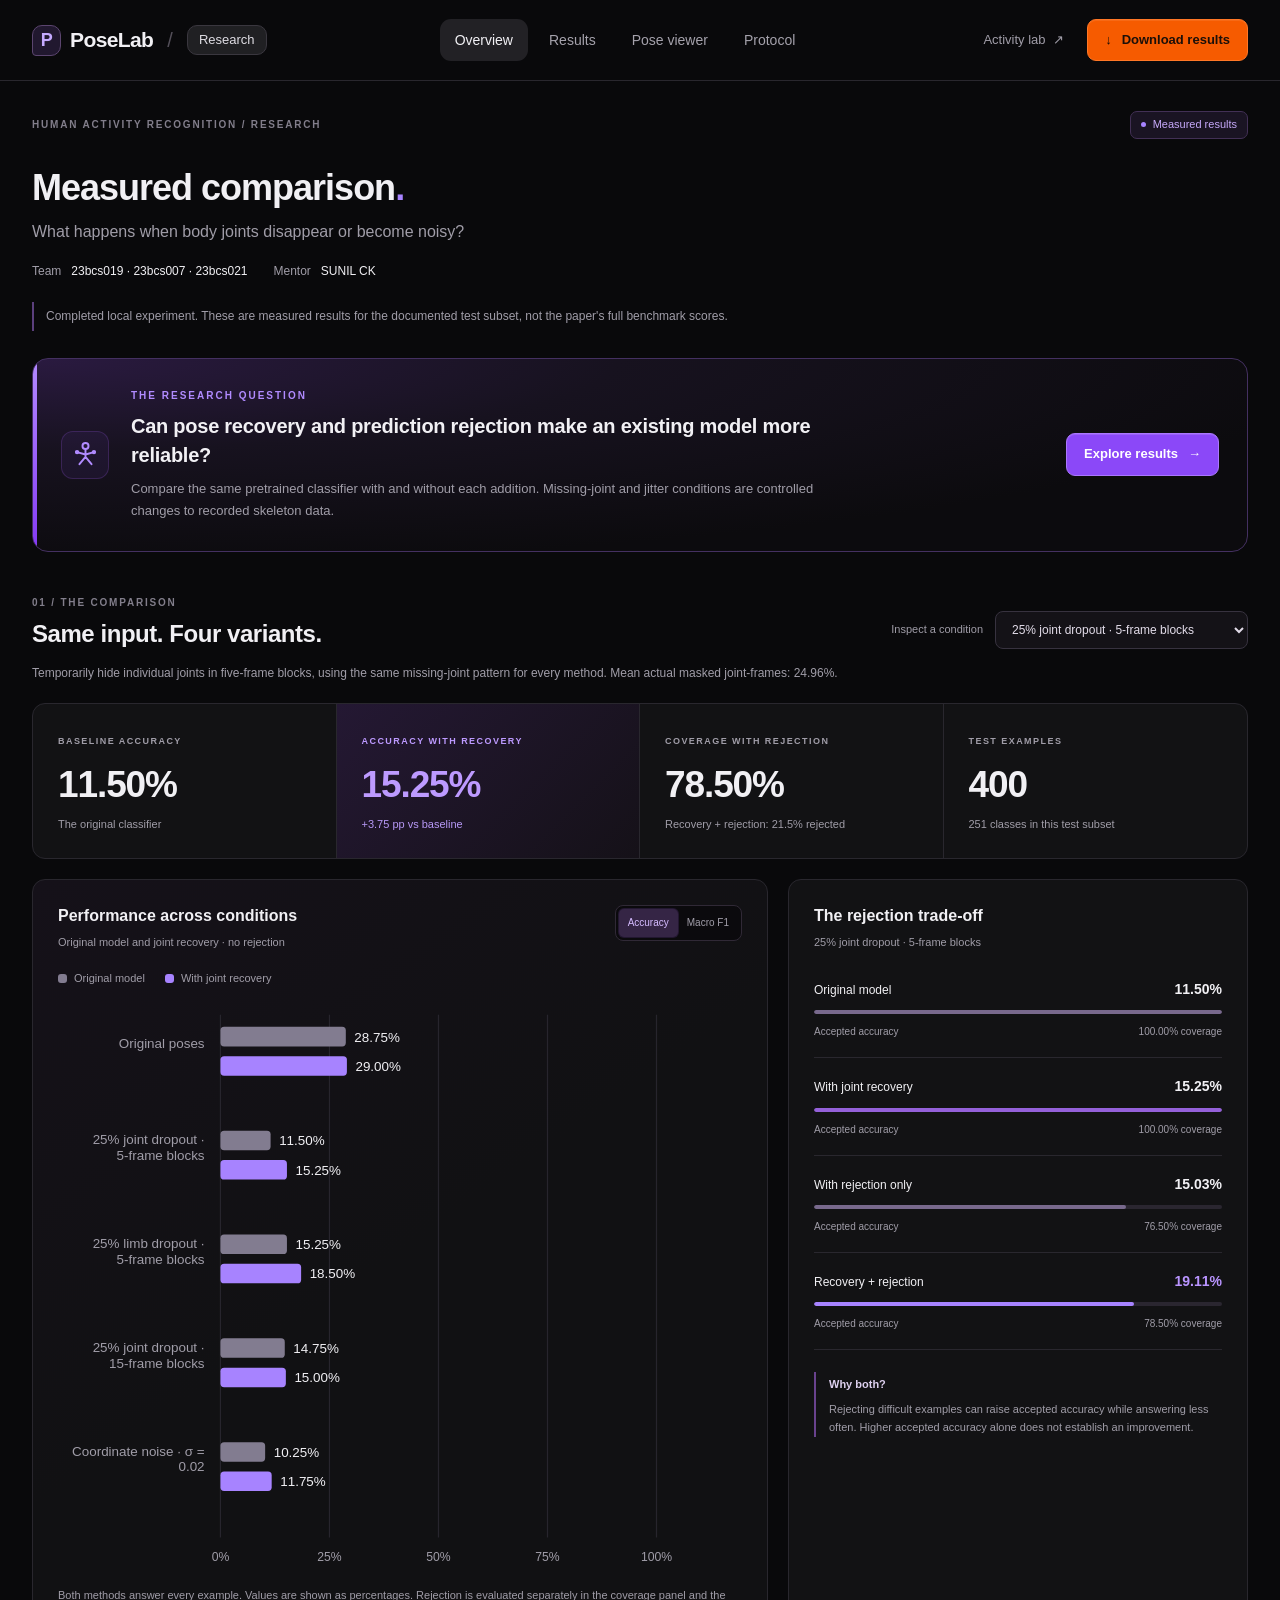
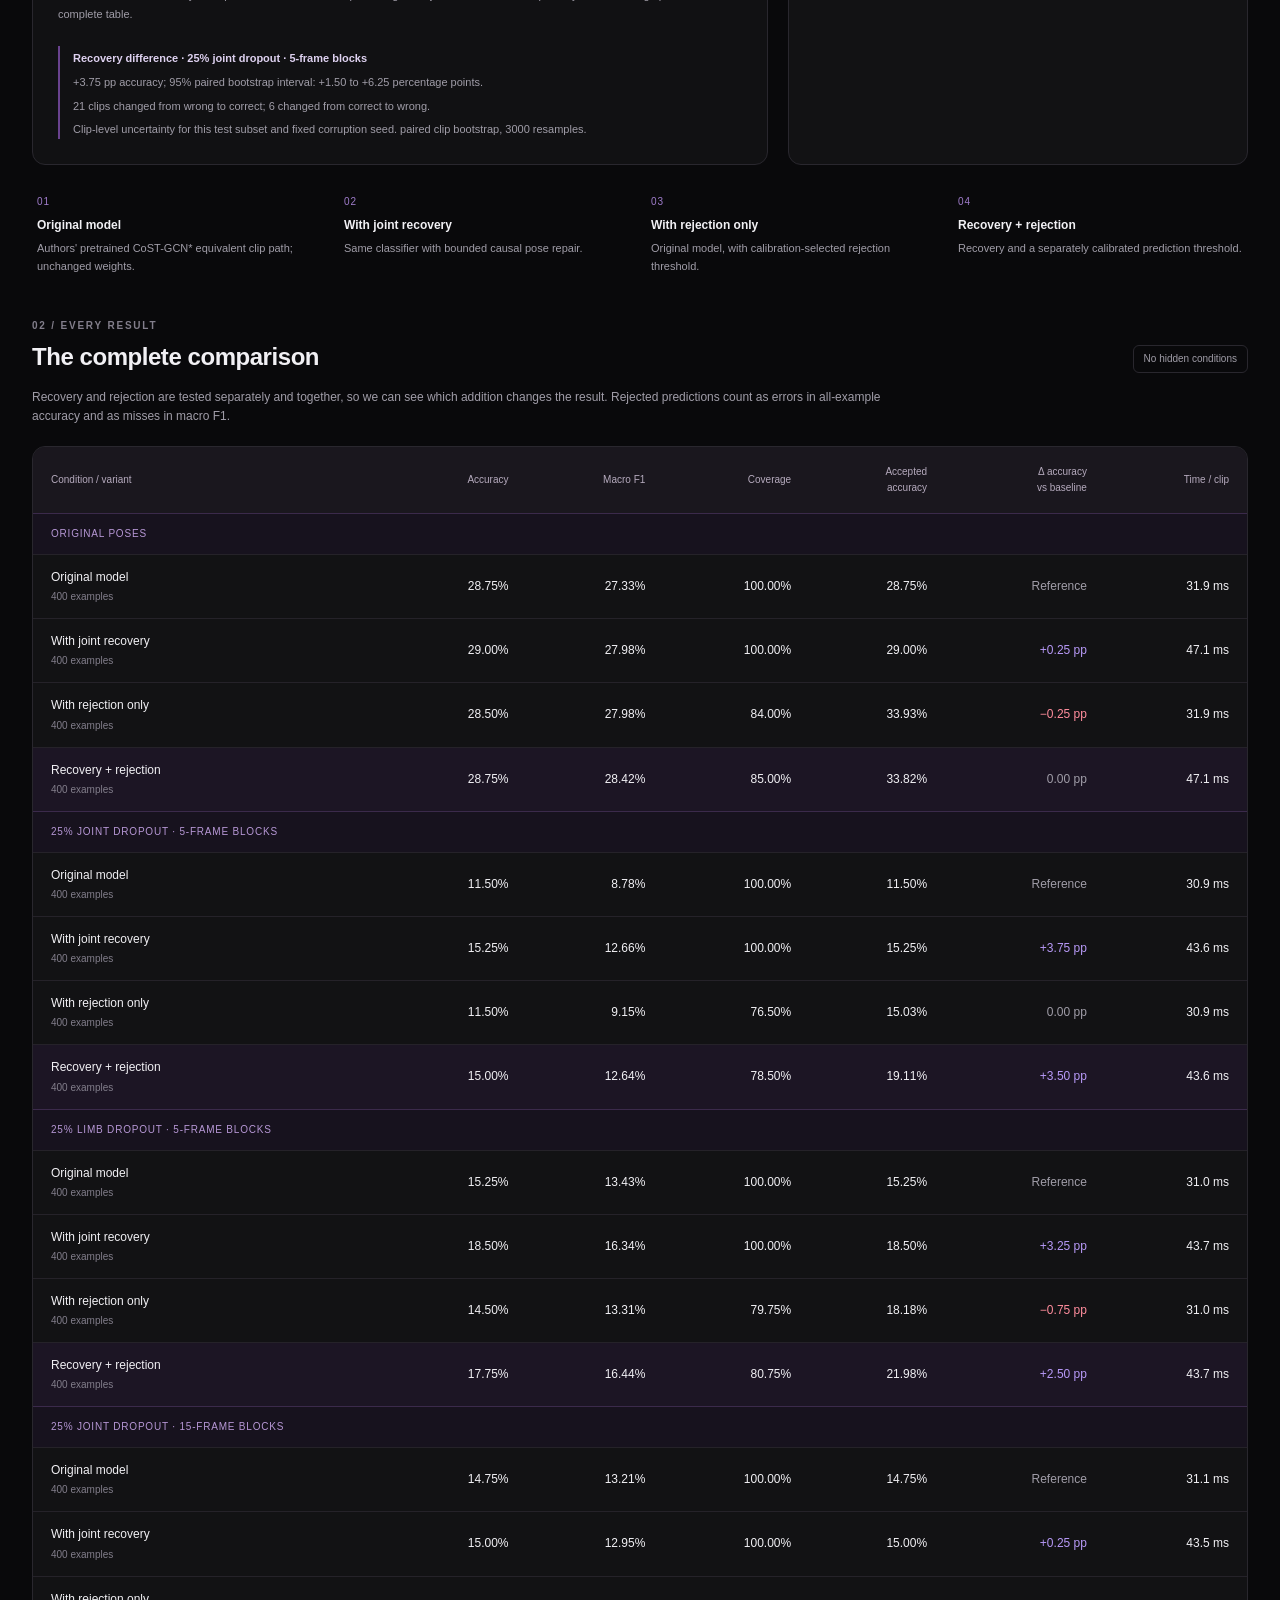
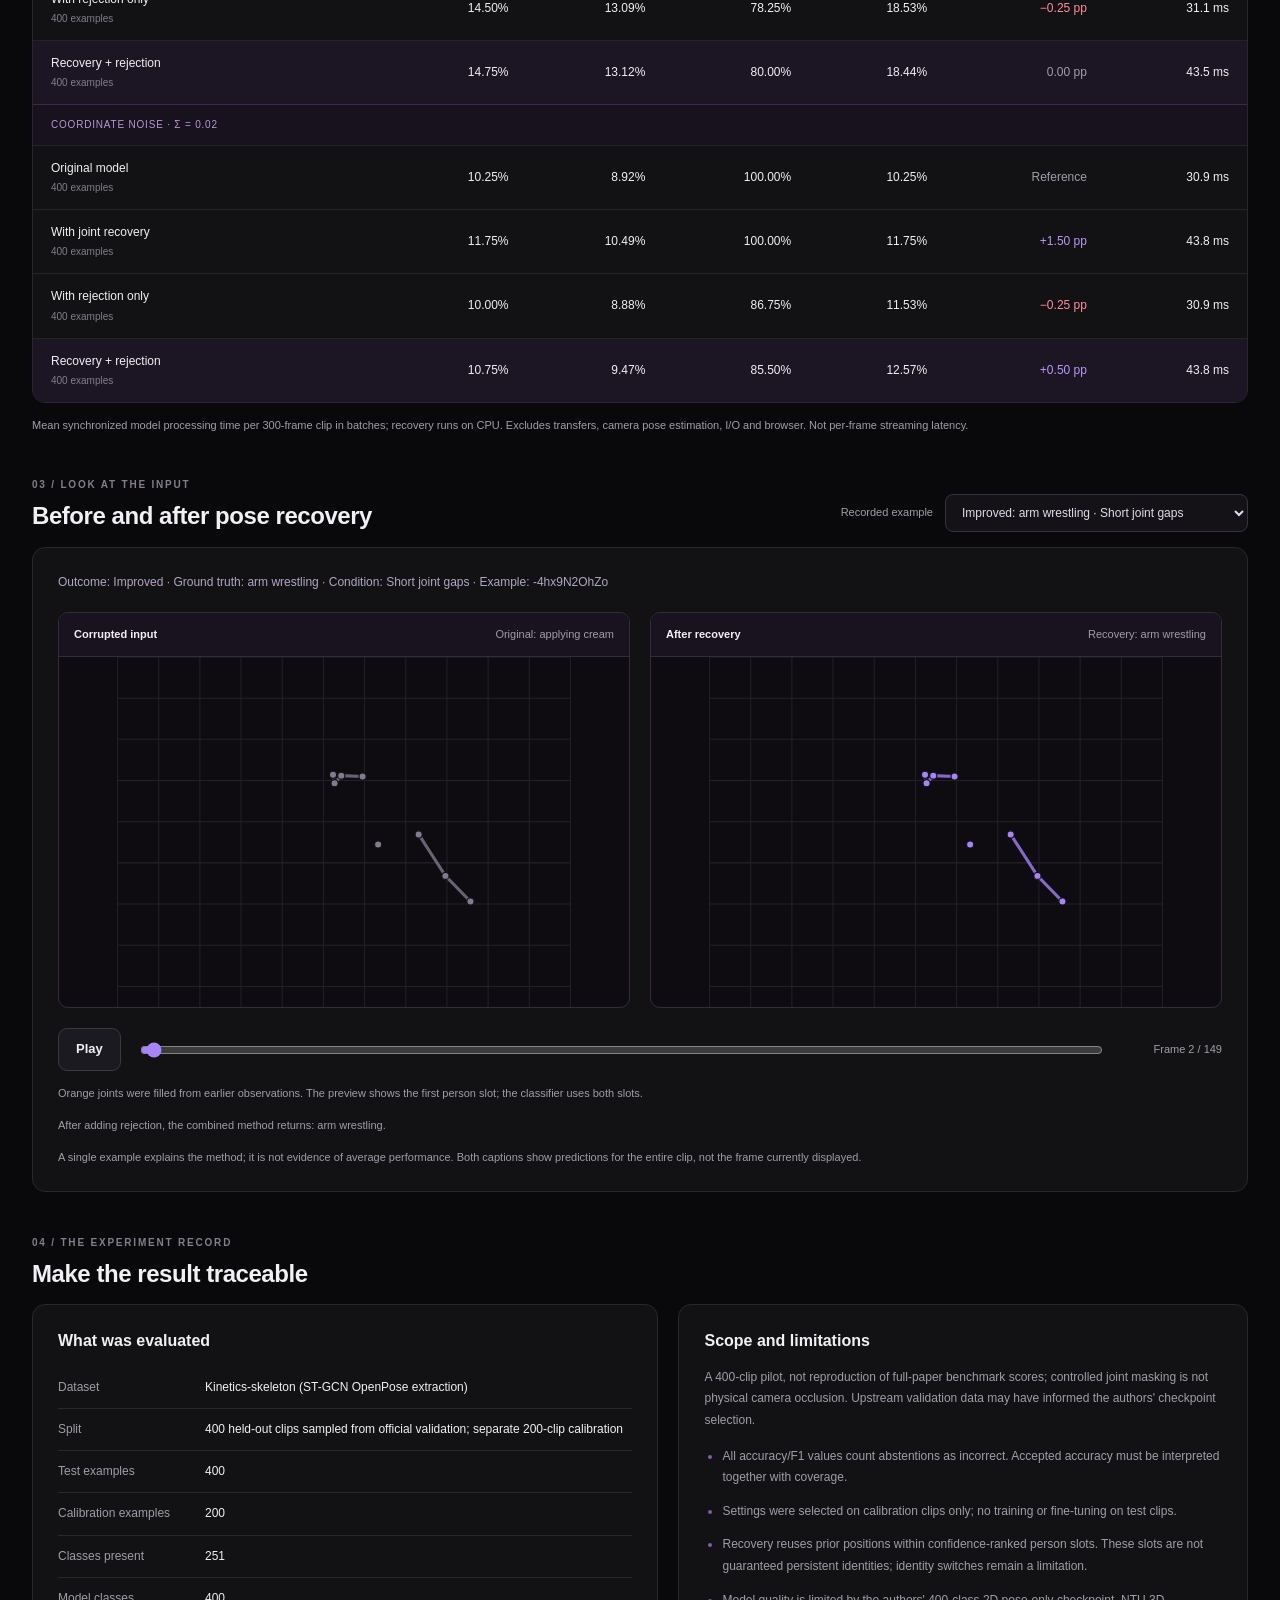
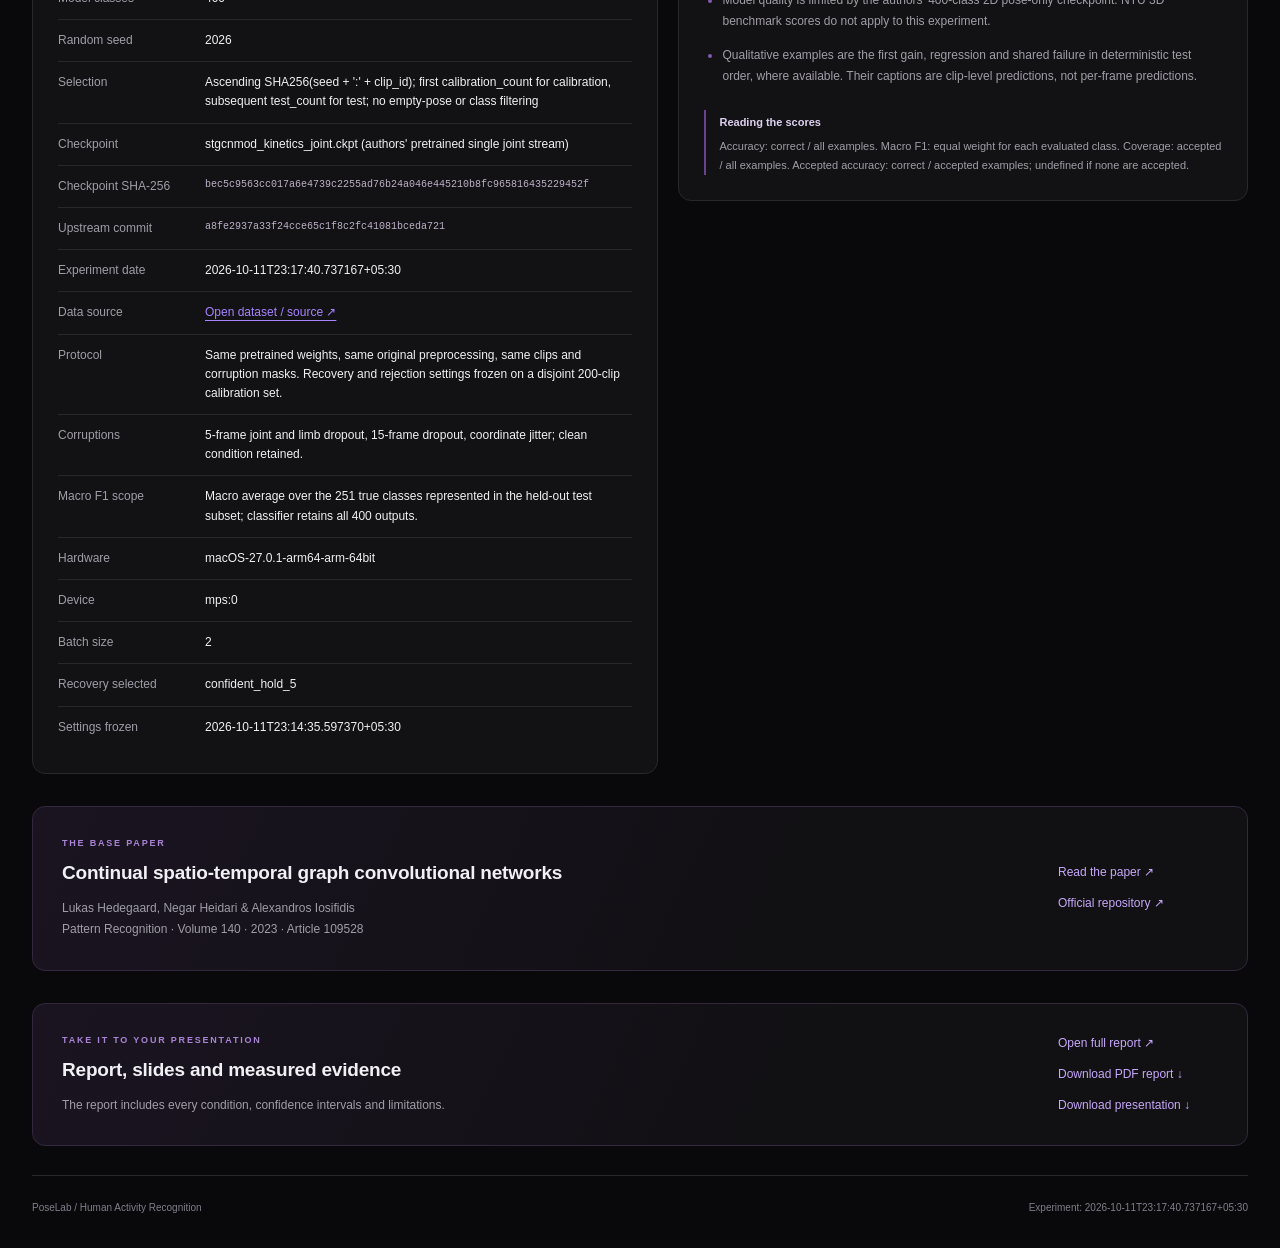
<file: static/research.html>
<!doctype html>
<html lang="en">
  <head>
    <meta charset="UTF-8" />
    <meta name="viewport" content="width=device-width,initial-scale=1" />
    <meta name="color-scheme" content="dark" />
    <title>PoseLab · Research comparison</title>
    <link rel="stylesheet" href="/static/research.css" />
    <script src="/static/research.js" defer></script>
  </head>
  <body>
    <a class="skip-link" href="#main">Skip to results</a>
    <header class="app-header">
      <div class="header-inner">
        <div class="brand-group">
          <a href="/" class="brand" aria-label="PoseLab home"><span class="brand-symbol" aria-hidden="true">P</span>PoseLab</a>
          <span class="workspace-divider" aria-hidden="true">/</span>
          <span class="workspace-tag">Research</span>
        </div>
        <nav class="main-nav" aria-label="Research navigation">
          <a class="nav-link active" href="#main" aria-current="page">Overview</a>
          <a class="nav-link" href="#all-results">Results</a>
          <a class="nav-link" href="#pose-example">Pose viewer</a>
          <a class="nav-link" href="#protocol">Protocol</a>
        </nav>
        <div class="header-actions">
          <a class="back-link" href="/lab">Activity lab <span aria-hidden="true">↗</span></a>
          <a id="download-results" class="button action" href="/static/research-results.json" download aria-disabled="true"><span aria-hidden="true">↓</span> Download results</a>
        </div>
      </div>
    </header>
    <main id="main">
      <header class="topbar">
        <span class="eyebrow">HUMAN ACTIVITY RECOGNITION / RESEARCH</span
        ><span id="run-status" class="status-pill">Results pending</span>
      </header>
      <section class="intro" aria-labelledby="page-title">
        <div>
          <p class="eyebrow overline">POSELAB / ROBUSTNESS STUDY</p>
          <h1 id="page-title">Measured comparison<span>.</span></h1>
          <p class="intro-copy">
            What happens when body joints disappear or become noisy?
          </p>
        </div>
      </section>
      <div class="project-team" aria-label="Project team and mentor">
        <p><span class="team-label">Team</span>23bcs019 · 23bcs007 · 23bcs021</p>
        <p><span class="team-label">Mentor</span>SUNIL CK</p>
      </div>
      <div id="load-status" class="notice" role="status" aria-live="polite">
        Waiting for a completed experiment. This page will display measured
        results when they are available.
      </div>
      <section class="question-card" aria-label="Research question">
        <div class="question-icon" aria-hidden="true"><svg viewBox="0 0 24 24" fill="none" stroke="currentColor" stroke-width="1.6" stroke-linecap="round" stroke-linejoin="round"><circle cx="12" cy="5" r="2.5"/><path d="M12 8v6m-7-4 7 2 7-2m-7 4-5 6m5-6 5 6"/><circle cx="5" cy="10" r="1"/><circle cx="19" cy="10" r="1"/></svg></div>
        <div class="question-copy">
          <p class="eyebrow">THE RESEARCH QUESTION</p>
          <h2>
            Can pose recovery and prediction rejection make an existing model
            more reliable?
          </h2>
          <p>
            Compare the same pretrained classifier with and without each
            addition. Missing-joint and jitter conditions are controlled changes
            to recorded skeleton data.
          </p>
        </div>
        <a class="button primary" href="#comparison">Explore results <span aria-hidden="true">→</span></a>
      </section>
      <section id="comparison" aria-labelledby="comparison-title">
        <div class="section-heading">
          <div>
            <p class="eyebrow overline">01 / THE COMPARISON</p>
            <h2 id="comparison-title">Same input. Four variants.</h2>
          </div>
          <label class="condition-control"
            >Inspect a condition<select id="condition-select" disabled>
              <option>Awaiting results</option>
            </select></label
          >
        </div>
        <p id="condition-description" class="section-copy">
          All predictions must use the same test examples and checkpoint for a
          fair comparison.
        </p>
        <div class="metric-cards">
          <article class="metric-card">
            <span class="eyebrow">BASELINE ACCURACY</span
            ><strong id="baseline-accuracy">—</strong>
            <p>The original classifier</p>
          </article>
          <article class="metric-card featured">
            <span class="eyebrow">ACCURACY WITH RECOVERY</span
            ><strong id="recovery-accuracy">—</strong>
            <p><span id="accuracy-delta">No measured difference yet</span></p>
          </article>
          <article class="metric-card">
            <span class="eyebrow">COVERAGE WITH REJECTION</span
            ><strong id="combined-coverage">—</strong>
            <p id="coverage-detail">Accepted predictions / all examples</p>
          </article>
          <article class="metric-card">
            <span class="eyebrow">TEST EXAMPLES</span
            ><strong id="test-count">—</strong>
            <p id="class-count">Same examples for every variant</p>
          </article>
        </div>
        <div class="chart-grid">
          <article class="panel chart-panel">
            <div class="panel-heading">
              <div>
                <h3>Performance across conditions</h3>
                <p>Original model and joint recovery · no rejection</p>
              </div>
              <div class="segmented" role="group" aria-label="Chart metric">
                <button
                  type="button"
                  class="selected"
                  data-metric="accuracy"
                  aria-pressed="true"
                >
                  Accuracy</button
                ><button
                  type="button"
                  data-metric="macro_f1"
                  aria-pressed="false"
                >
                  Macro F1
                </button>
              </div>
            </div>
            <div class="legend">
              <span><i class="swatch baseline"></i>Original model</span
              ><span><i class="swatch combined"></i>With joint recovery</span>
            </div>
            <div id="performance-chart" class="chart-empty">
              No measured results to plot.
            </div>
            <p class="helper">
              Both methods answer every example. Values are shown as
              percentages. Rejection is evaluated separately in the coverage
              panel and the complete table.
            </p>
            <div id="paired-recovery" class="definition" hidden>
              <strong id="paired-title">Recovery difference</strong>
              <p id="paired-interval"></p>
              <p id="paired-counts"></p>
              <p id="paired-scope"></p>
            </div>
          </article>
          <article class="panel coverage-panel">
            <div class="panel-heading">
              <div>
                <h3>The rejection trade-off</h3>
                <p id="coverage-condition">Selected condition</p>
              </div>
            </div>
            <div id="coverage-chart" class="coverage-empty">
              Accepted accuracy will be shown alongside the fraction of
              predictions retained.
            </div>
            <div class="definition">
              <strong>Why both?</strong>
              <p>
                Rejecting difficult examples can raise accepted accuracy while
                answering less often. Higher accepted accuracy alone does not
                establish an improvement.
              </p>
            </div>
          </article>
        </div>
        <div id="variant-descriptions" class="variant-grid"></div>
      </section>
      <section id="all-results" aria-labelledby="results-title">
        <div class="section-heading">
          <div>
            <p class="eyebrow overline">02 / EVERY RESULT</p>
            <h2 id="results-title">The complete comparison</h2>
          </div>
          <span class="small-tag">No hidden conditions</span>
        </div>
        <p class="section-copy">
          Recovery and rejection are tested separately and together, so we can
          see which addition changes the result. Rejected predictions count as
          errors in all-example accuracy and as misses in macro F1.
        </p>
        <div class="panel table-wrap">
          <table>
            <caption class="sr-only">
              Measured results by corruption condition and method. Accuracy and
              macro F1 include every test example; coverage describes
              abstention.
            </caption>
            <thead>
              <tr>
                <th scope="col">Condition / variant</th>
                <th scope="col">Accuracy</th>
                <th scope="col">Macro F1</th>
                <th scope="col">Coverage</th>
                <th scope="col">Accepted<br />accuracy</th>
                <th scope="col">Δ accuracy<br />vs baseline</th>
                <th scope="col">Time / clip</th>
              </tr>
            </thead>
            <tbody id="results-body">
              <tr>
                <td colspan="7" class="table-empty">
                  The experiment has not produced results yet.
                </td>
              </tr>
            </tbody>
          </table>
        </div>
        <p id="latency-note" class="helper">
          Processing time is measured per offline clip. It is not a live-camera
          frame rate or a reproduction of the paper's streaming-speed benchmark.
        </p>
      </section>
      <section id="pose-example" aria-labelledby="example-title">
        <div class="section-heading">
          <div>
            <p class="eyebrow overline">03 / LOOK AT THE INPUT</p>
            <h2 id="example-title">Before and after pose recovery</h2>
          </div>
          <label id="example-selector-wrap" class="condition-control" hidden
            >Recorded example<select id="example-select"></select
          ></label>
        </div>
        <div id="example-empty" class="panel empty-state">
          <span aria-hidden="true">◎</span>
          <h3>No example attached yet</h3>
          <p>
            When an experiment includes a skeleton sequence, this panel shows
            its corrupted input and recovered joints. There are no simulated
            results here.
          </p>
        </div>
        <div id="example-content" class="panel example-panel" hidden>
          <p id="example-description" class="example-description"></p>
          <div class="pose-grid">
            <figure>
              <figcaption>
                <span>Corrupted input</span
                ><span id="before-prediction" class="prediction-label">—</span>
              </figcaption>
              <svg
                id="pose-before"
                viewBox="0 0 440 340"
                role="img"
                aria-label="Corrupted recorded skeleton"
              >
                <g class="pose-grid-lines"></g>
                <g class="pose-drawing"></g>
              </svg>
            </figure>
            <figure>
              <figcaption>
                <span>After recovery</span
                ><span id="after-prediction" class="prediction-label">—</span>
              </figcaption>
              <svg
                id="pose-after"
                viewBox="0 0 440 340"
                role="img"
                aria-label="Recovered recorded skeleton"
              >
                <g class="pose-grid-lines"></g>
                <g class="pose-drawing"></g>
              </svg>
            </figure>
          </div>
          <div class="playback">
            <button id="play-example" type="button" class="button secondary">
              Play</button
            ><label class="sr-only" for="example-frame">Example frame</label
            ><input
              id="example-frame"
              type="range"
              min="0"
              max="0"
              value="0"
            /><span id="frame-label">Frame 1 / 1</span>
          </div>
          <p class="helper">Orange joints were filled from earlier observations. The preview shows the first person slot; the classifier uses both slots.</p>
          <p id="example-rejection-note" class="helper"></p>
          <p class="helper">
            A single example explains the method; it is not evidence of average
            performance. Both captions show predictions for the entire clip, not
            the frame currently displayed.
          </p>
        </div>
      </section>
      <section id="protocol" aria-labelledby="protocol-title">
        <div class="section-heading">
          <div>
            <p class="eyebrow overline">04 / THE EXPERIMENT RECORD</p>
            <h2 id="protocol-title">Make the result traceable</h2>
          </div>
        </div>
        <div class="protocol-grid">
          <article class="panel">
            <h3>What was evaluated</h3>
            <dl id="protocol-details" class="metadata">
              <div>
                <dt>Experiment</dt>
                <dd>Pending</dd>
              </div>
            </dl>
          </article>
          <article class="panel">
            <h3>Scope and limitations</h3>
            <p id="subset-limitation">
              A subset experiment is not a full reproduction of the paper.
              Generalization and live-camera performance require their own
              evaluation.
            </p>
            <ul id="experiment-notes" class="notes">
              <li>No measured results are loaded.</li>
            </ul>
            <div class="definition">
              <strong>Reading the scores</strong>
              <p>
                Accuracy: correct / all examples. Macro F1: equal weight for
                each evaluated class. Coverage: accepted / all examples.
                Accepted accuracy: correct / accepted examples; undefined if
                none are accepted.
              </p>
            </div>
          </article>
        </div>
      </section>
      <section class="paper-card" aria-labelledby="paper-title">
        <div>
          <p class="eyebrow">THE BASE PAPER</p>
          <h2 id="paper-title">
            Continual spatio-temporal graph convolutional networks
          </h2>
          <p>
            Lukas Hedegaard, Negar Heidari &amp; Alexandros Iosifidis<br />Pattern
            Recognition · Volume 140 · 2023 · Article 109528
          </p>
        </div>
        <div class="paper-links">
          <a
            href="https://doi.org/10.1016/j.patcog.2023.109528"
            target="_blank"
            rel="noopener noreferrer"
            >Read the paper ↗</a
          ><a
            href="https://github.com/LukasHedegaard/continual-skeletons"
            target="_blank"
            rel="noopener noreferrer"
            >Official repository ↗</a
          >
        </div>
      </section>
      <section class="paper-card" aria-label="Project deliverables">
        <div><p class="eyebrow">TAKE IT TO YOUR PRESENTATION</p><h2>Report, slides and measured evidence</h2><p>The report includes every condition, confidence intervals and limitations.</p></div>
        <div class="paper-links"><a href="/research/report" target="_blank">Open full report ↗</a><a href="/research/download/report">Download PDF report ↓</a><a href="/research/download/slides">Download presentation ↓</a></div>
      </section>
      <footer>
        <span>PoseLab / Human Activity Recognition</span
        ><span id="updated-at">Experiment date pending</span>
      </footer>
    </main>
  </body>
</html>
</file>
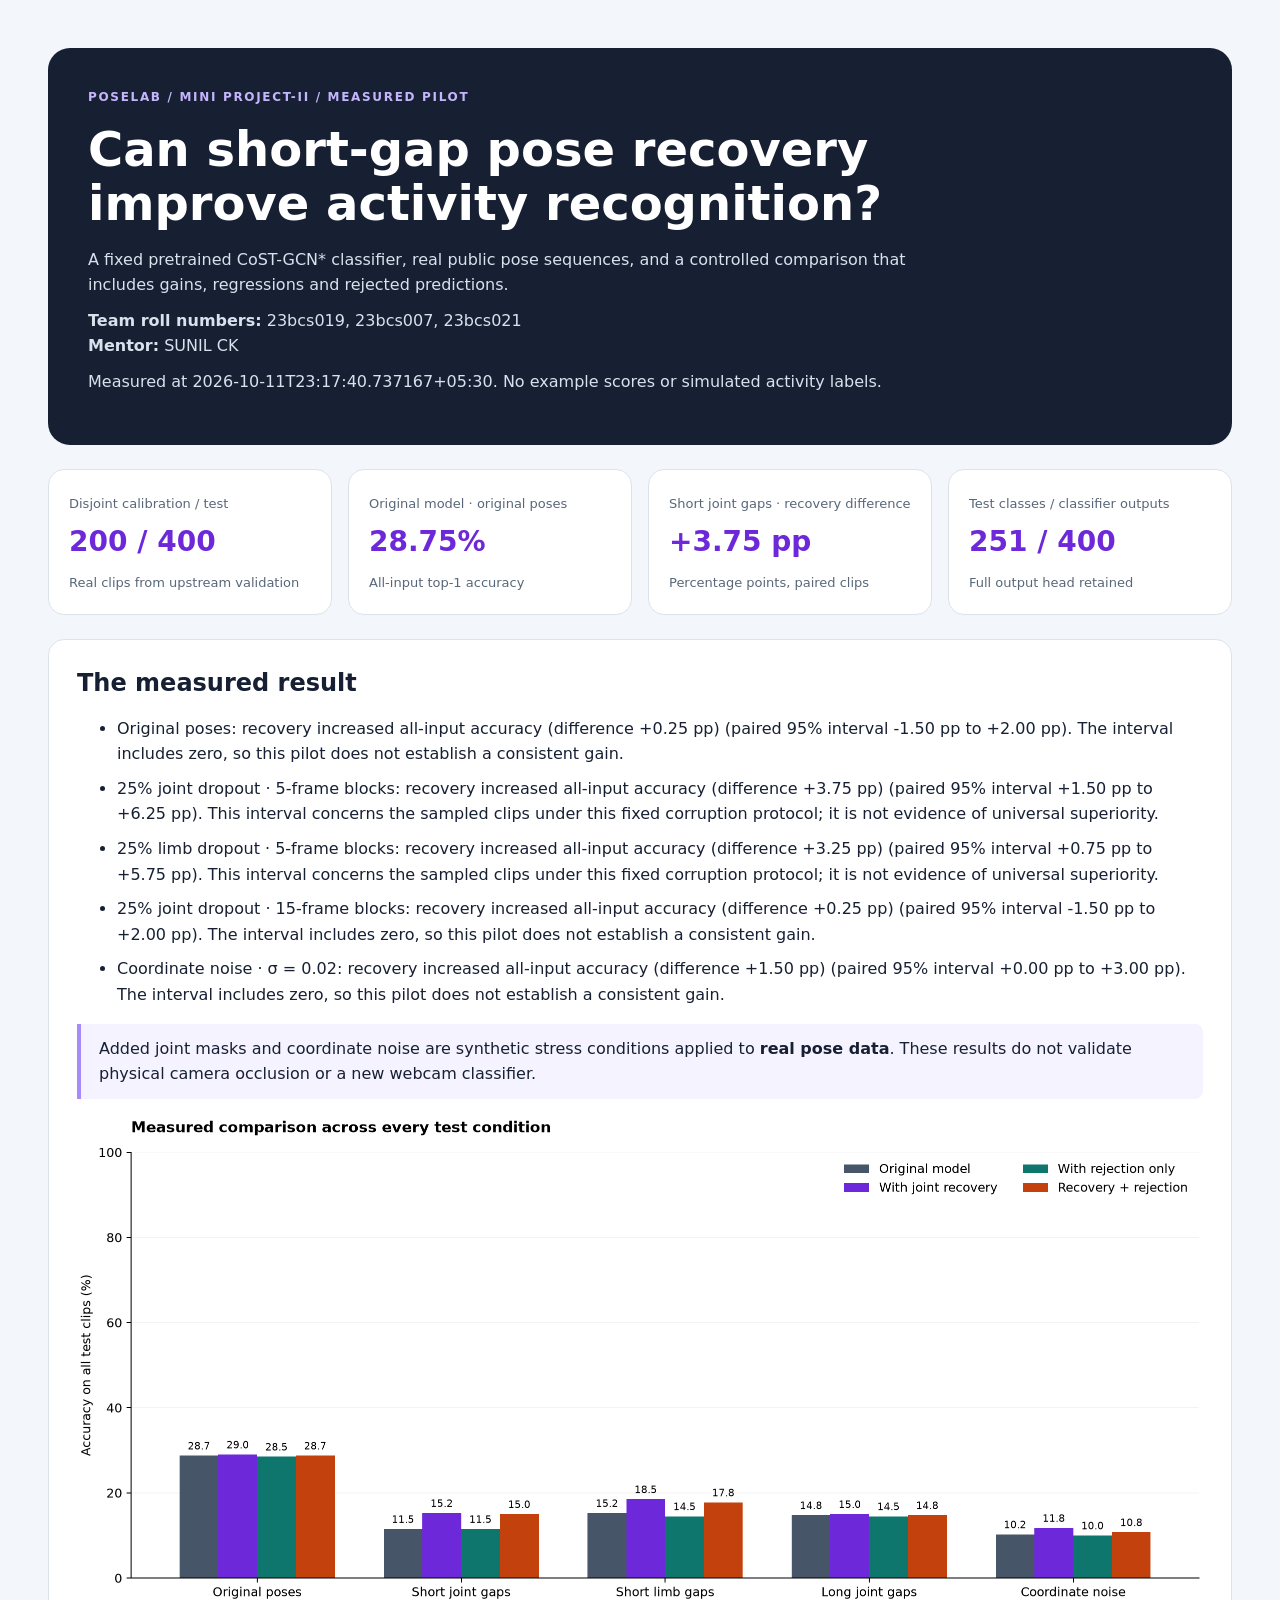
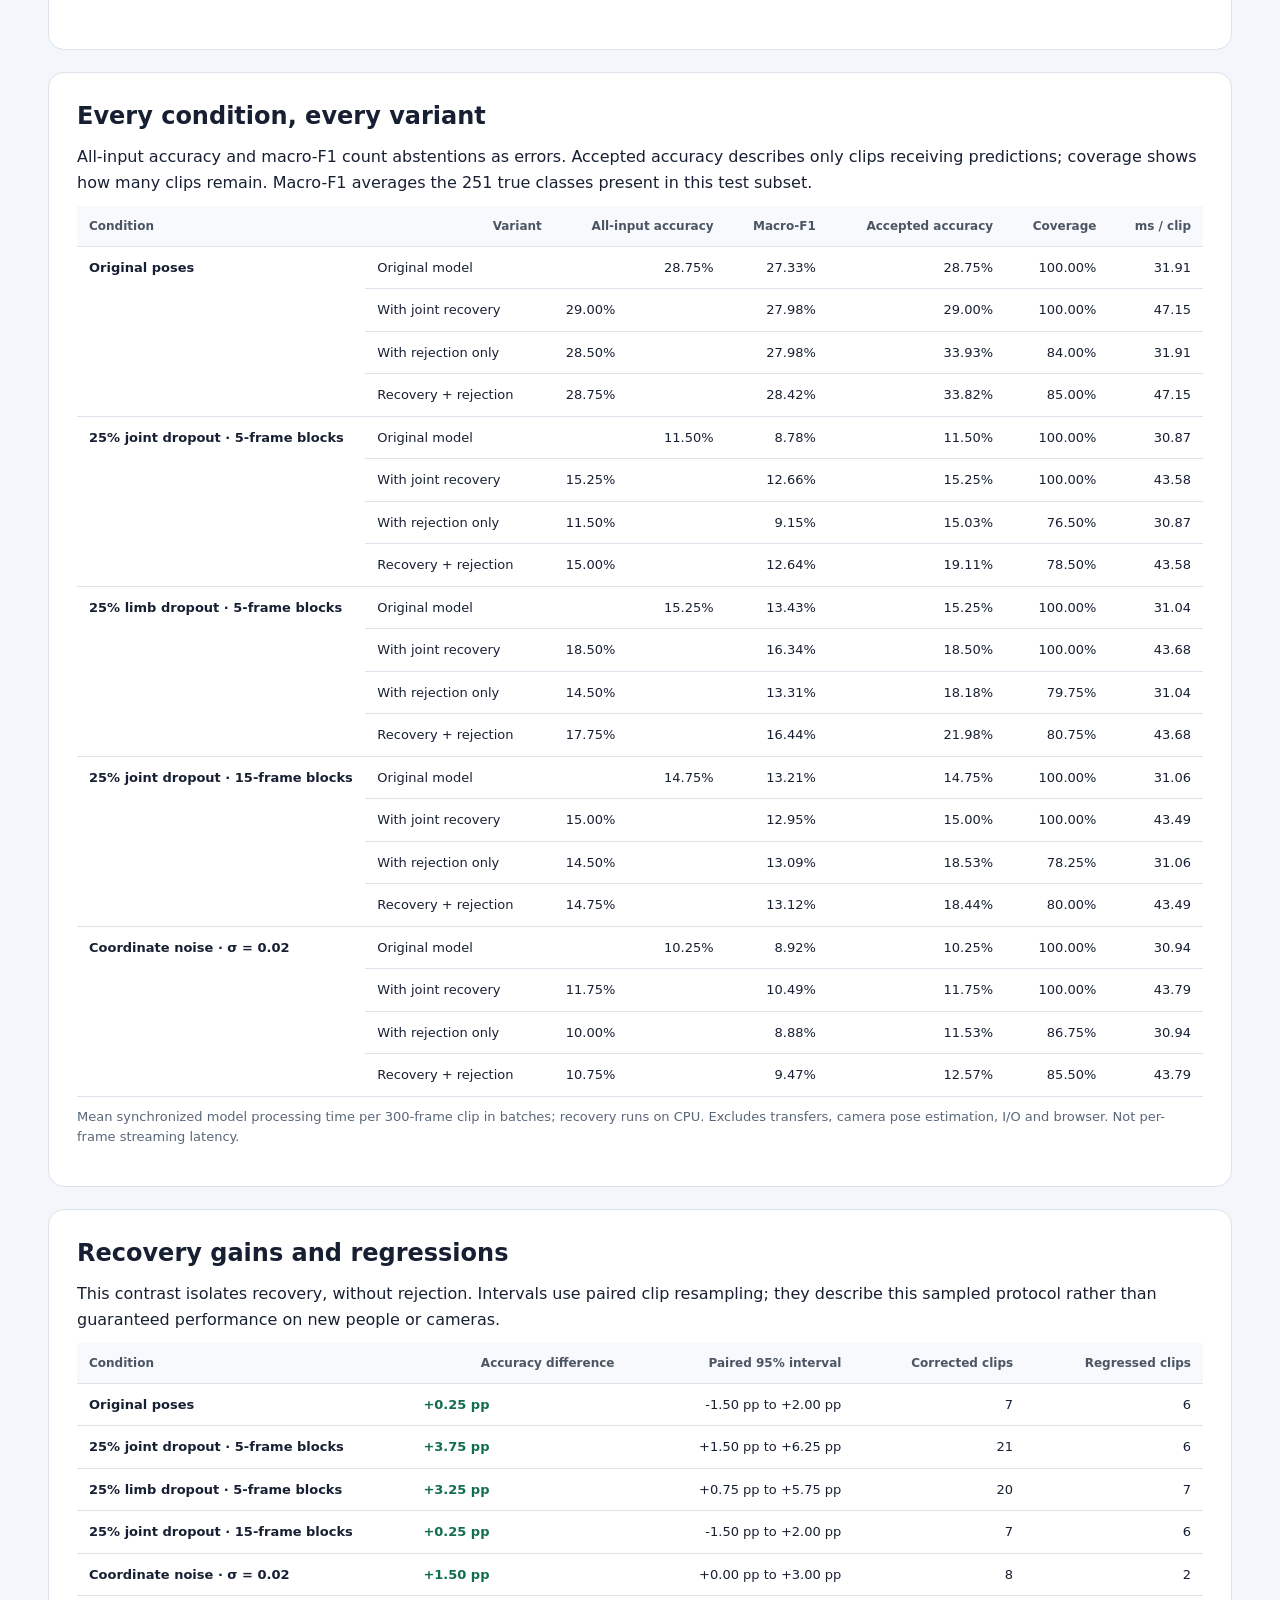
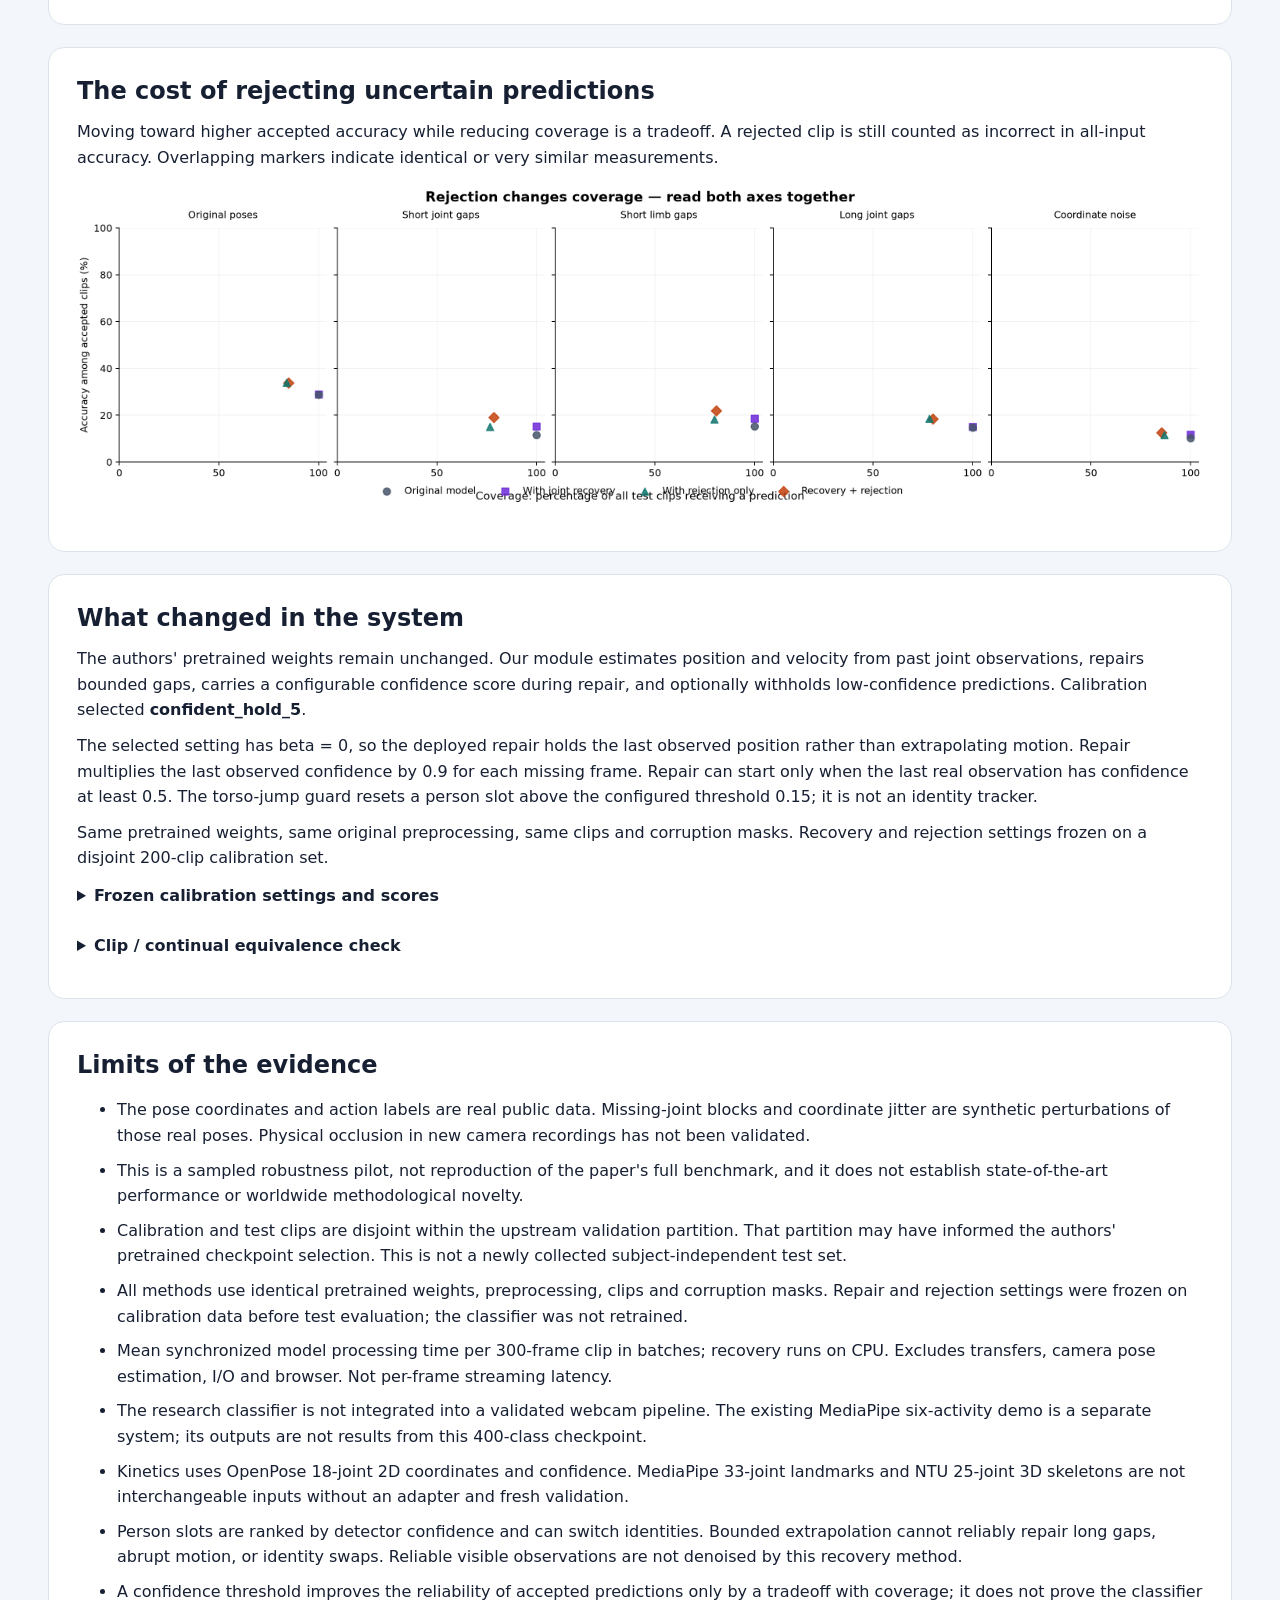
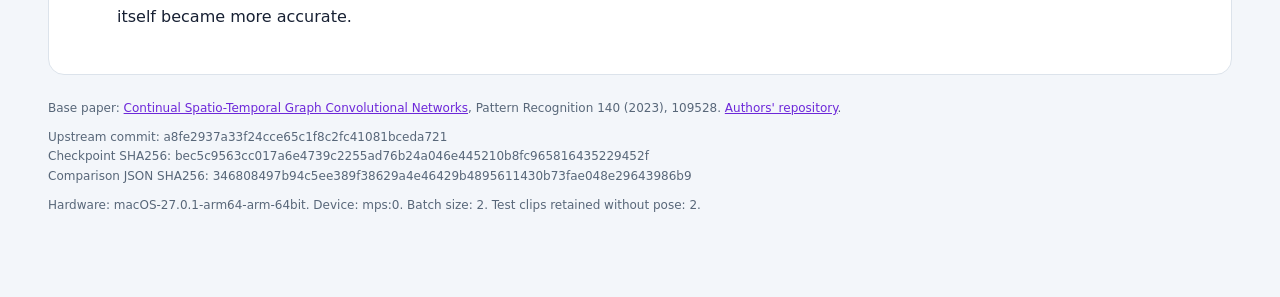
<file: results/research/report.html>
<!doctype html><html lang="en"><head><meta charset="utf-8"><meta name="viewport" content="width=device-width, initial-scale=1"><title>PoseLab · Measured research results</title>
<style>
:root{--ink:#172033;--muted:#586779;--line:#dce3eb;--purple:#6d28d9}*{box-sizing:border-box}body{margin:0;background:#f3f6fa;color:var(--ink);font:16px/1.6 system-ui,-apple-system,sans-serif}main{max-width:1240px;margin:auto;padding:48px 28px 72px}header{background:#172033;color:white;padding:40px;border-radius:22px}.eyebrow{font-size:12px;letter-spacing:.14em;text-transform:uppercase;color:#c4b5fd;font-weight:750}h1{font-size:clamp(30px,4vw,48px);line-height:1.12;max-width:900px;margin:16px 0}header p{max-width:880px;color:#d8e1ec}.meta{font-size:13px;color:var(--muted)}.cards{display:grid;grid-template-columns:repeat(4,1fr);gap:16px;margin:24px 0}.card,section{background:white;border:1px solid var(--line);border-radius:16px}.card{padding:20px}.card strong{display:block;font-size:28px;line-height:1.2;margin:10px 0;color:var(--purple)}.card span{font-size:13px;color:var(--muted)}section{margin-top:22px;padding:28px}h2{font-size:24px;line-height:1.3;margin:0 0 12px}h3{margin-top:24px}p{margin:10px 0}img{display:block;width:100%;height:auto;margin:18px 0}.scroll{overflow-x:auto}table{border-collapse:collapse;width:100%;font-size:13px;line-height:1.5}th,td{padding:11px 12px;border-bottom:1px solid var(--line);text-align:right;vertical-align:top}th:first-child,td:first-child{text-align:left}thead th{color:#4b5563;background:#f7f9fc;font-size:12px}tbody th{text-align:left;min-width:175px;max-width:245px}td:nth-child(2){text-align:left}.up{color:#116d50;font-weight:750}.down{color:#b42318;font-weight:750}.neutral{color:#475569;font-weight:750}li{margin:9px 0}a{color:#6d28d9}pre{overflow:auto;white-space:pre-wrap;overflow-wrap:anywhere;background:#f7f9fc;padding:18px;border-radius:10px;font-size:12px}summary{cursor:pointer;font-weight:650;margin:12px 0}.note{border-left:4px solid #a78bfa;padding:12px 18px;background:#f5f3ff;border-radius:0 8px 8px 0}footer{font-size:12px;overflow-wrap:anywhere;margin-top:24px;color:var(--muted)}@media(max-width:760px){main{padding:20px 12px}header,section{padding:22px}.cards{grid-template-columns:repeat(2,1fr)}}@media print{body{background:white}main{padding:0}header{border-radius:0}section{break-inside:avoid}.scroll{overflow:visible}table{font-size:10px}}
</style></head><body><main>
<header><div class="eyebrow">PoseLab / Mini Project-II / Measured pilot</div><h1>Can short-gap pose recovery improve activity recognition?</h1><p>A fixed pretrained CoST-GCN* classifier, real public pose sequences, and a controlled comparison that includes gains, regressions and rejected predictions.</p><p><strong>Team roll numbers:</strong> 23bcs019, 23bcs007, 23bcs021<br><strong>Mentor:</strong> SUNIL CK</p><p>Measured at 2026-10-11T23:17:40.737167+05:30. No example scores or simulated activity labels.</p></header>
<div class="cards"><div class="card"><span>Disjoint calibration / test</span><strong>200 / 400</strong><span>Real clips from upstream validation</span></div><div class="card"><span>Original model · original poses</span><strong>28.75%</strong><span>All-input top-1 accuracy</span></div><div class="card"><span>Short joint gaps · recovery difference</span><strong>+3.75 pp</strong><span>Percentage points, paired clips</span></div><div class="card"><span>Test classes / classifier outputs</span><strong>251 / 400</strong><span>Full output head retained</span></div></div>
<section><h2>The measured result</h2><ul><li>Original poses: recovery increased all-input accuracy (difference +0.25 pp) (paired 95% interval -1.50 pp to +2.00 pp). The interval includes zero, so this pilot does not establish a consistent gain.</li><li>25% joint dropout · 5-frame blocks: recovery increased all-input accuracy (difference +3.75 pp) (paired 95% interval +1.50 pp to +6.25 pp). This interval concerns the sampled clips under this fixed corruption protocol; it is not evidence of universal superiority.</li><li>25% limb dropout · 5-frame blocks: recovery increased all-input accuracy (difference +3.25 pp) (paired 95% interval +0.75 pp to +5.75 pp). This interval concerns the sampled clips under this fixed corruption protocol; it is not evidence of universal superiority.</li><li>25% joint dropout · 15-frame blocks: recovery increased all-input accuracy (difference +0.25 pp) (paired 95% interval -1.50 pp to +2.00 pp). The interval includes zero, so this pilot does not establish a consistent gain.</li><li>Coordinate noise · σ = 0.02: recovery increased all-input accuracy (difference +1.50 pp) (paired 95% interval +0.00 pp to +3.00 pp). The interval includes zero, so this pilot does not establish a consistent gain.</li></ul><p class="note">Added joint masks and coordinate noise are synthetic stress conditions applied to <strong>real pose data</strong>. These results do not validate physical camera occlusion or a new webcam classifier.</p><img src="[data-uri]" alt="Accuracy chart for all five conditions and four variants"></section>
<section><h2>Every condition, every variant</h2><p>All-input accuracy and macro-F1 count abstentions as errors. Accepted accuracy describes only clips receiving predictions; coverage shows how many clips remain. Macro-F1 averages the 251 true classes present in this test subset.</p><div class="scroll"><table><thead><tr><th>Condition</th><th>Variant</th><th>All-input accuracy</th><th>Macro-F1</th><th>Accepted accuracy</th><th>Coverage</th><th>ms / clip</th></tr></thead><tbody><tr><th rowspan="4">Original poses</th><td>Original model</td><td>28.75%</td><td>27.33%</td><td>28.75%</td><td>100.00%</td><td>31.91</td></tr><tr><td>With joint recovery</td><td>29.00%</td><td>27.98%</td><td>29.00%</td><td>100.00%</td><td>47.15</td></tr><tr><td>With rejection only</td><td>28.50%</td><td>27.98%</td><td>33.93%</td><td>84.00%</td><td>31.91</td></tr><tr><td>Recovery + rejection</td><td>28.75%</td><td>28.42%</td><td>33.82%</td><td>85.00%</td><td>47.15</td></tr><tr><th rowspan="4">25% joint dropout · 5-frame blocks</th><td>Original model</td><td>11.50%</td><td>8.78%</td><td>11.50%</td><td>100.00%</td><td>30.87</td></tr><tr><td>With joint recovery</td><td>15.25%</td><td>12.66%</td><td>15.25%</td><td>100.00%</td><td>43.58</td></tr><tr><td>With rejection only</td><td>11.50%</td><td>9.15%</td><td>15.03%</td><td>76.50%</td><td>30.87</td></tr><tr><td>Recovery + rejection</td><td>15.00%</td><td>12.64%</td><td>19.11%</td><td>78.50%</td><td>43.58</td></tr><tr><th rowspan="4">25% limb dropout · 5-frame blocks</th><td>Original model</td><td>15.25%</td><td>13.43%</td><td>15.25%</td><td>100.00%</td><td>31.04</td></tr><tr><td>With joint recovery</td><td>18.50%</td><td>16.34%</td><td>18.50%</td><td>100.00%</td><td>43.68</td></tr><tr><td>With rejection only</td><td>14.50%</td><td>13.31%</td><td>18.18%</td><td>79.75%</td><td>31.04</td></tr><tr><td>Recovery + rejection</td><td>17.75%</td><td>16.44%</td><td>21.98%</td><td>80.75%</td><td>43.68</td></tr><tr><th rowspan="4">25% joint dropout · 15-frame blocks</th><td>Original model</td><td>14.75%</td><td>13.21%</td><td>14.75%</td><td>100.00%</td><td>31.06</td></tr><tr><td>With joint recovery</td><td>15.00%</td><td>12.95%</td><td>15.00%</td><td>100.00%</td><td>43.49</td></tr><tr><td>With rejection only</td><td>14.50%</td><td>13.09%</td><td>18.53%</td><td>78.25%</td><td>31.06</td></tr><tr><td>Recovery + rejection</td><td>14.75%</td><td>13.12%</td><td>18.44%</td><td>80.00%</td><td>43.49</td></tr><tr><th rowspan="4">Coordinate noise · σ = 0.02</th><td>Original model</td><td>10.25%</td><td>8.92%</td><td>10.25%</td><td>100.00%</td><td>30.94</td></tr><tr><td>With joint recovery</td><td>11.75%</td><td>10.49%</td><td>11.75%</td><td>100.00%</td><td>43.79</td></tr><tr><td>With rejection only</td><td>10.00%</td><td>8.88%</td><td>11.53%</td><td>86.75%</td><td>30.94</td></tr><tr><td>Recovery + rejection</td><td>10.75%</td><td>9.47%</td><td>12.57%</td><td>85.50%</td><td>43.79</td></tr></tbody></table></div><p class="meta">Mean synchronized model processing time per 300-frame clip in batches; recovery runs on CPU. Excludes transfers, camera pose estimation, I/O and browser. Not per-frame streaming latency.</p></section>
<section><h2>Recovery gains and regressions</h2><p>This contrast isolates recovery, without rejection. Intervals use paired clip resampling; they describe this sampled protocol rather than guaranteed performance on new people or cameras.</p><div class="scroll"><table><thead><tr><th>Condition</th><th>Accuracy difference</th><th>Paired 95% interval</th><th>Corrected clips</th><th>Regressed clips</th></tr></thead><tbody><tr><th>Original poses</th><td class="up">+0.25 pp</td><td>-1.50 pp to +2.00 pp</td><td>7</td><td>6</td></tr><tr><th>25% joint dropout · 5-frame blocks</th><td class="up">+3.75 pp</td><td>+1.50 pp to +6.25 pp</td><td>21</td><td>6</td></tr><tr><th>25% limb dropout · 5-frame blocks</th><td class="up">+3.25 pp</td><td>+0.75 pp to +5.75 pp</td><td>20</td><td>7</td></tr><tr><th>25% joint dropout · 15-frame blocks</th><td class="up">+0.25 pp</td><td>-1.50 pp to +2.00 pp</td><td>7</td><td>6</td></tr><tr><th>Coordinate noise · σ = 0.02</th><td class="up">+1.50 pp</td><td>+0.00 pp to +3.00 pp</td><td>8</td><td>2</td></tr></tbody></table></div></section>
<section><h2>The cost of rejecting uncertain predictions</h2><p>Moving toward higher accepted accuracy while reducing coverage is a tradeoff. A rejected clip is still counted as incorrect in all-input accuracy. Overlapping markers indicate identical or very similar measurements.</p><img src="[data-uri]" alt="Accepted accuracy versus coverage for all variants under each condition"></section>
<section><h2>What changed in the system</h2><p>The authors' pretrained weights remain unchanged. Our module estimates position and velocity from past joint observations, repairs bounded gaps, carries a configurable confidence score during repair, and optionally withholds low-confidence predictions. Calibration selected <strong>confident_hold_5</strong>.</p><p>The selected setting has beta = 0, so the deployed repair holds the last observed position rather than extrapolating motion. Repair multiplies the last observed confidence by 0.9 for each missing frame. Repair can start only when the last real observation has confidence at least 0.5. The torso-jump guard resets a person slot above the configured threshold 0.15; it is not an identity tracker.</p><p>Same pretrained weights, same original preprocessing, same clips and corruption masks. Recovery and rejection settings frozen on a disjoint 200-clip calibration set.</p><details><summary>Frozen calibration settings and scores</summary><pre>{
  &quot;selected_candidate&quot;: &quot;confident_hold_5&quot;,
  &quot;baseline_calibration_scores&quot;: [
    0.305,
    0.16,
    0.2
  ],
  &quot;development_note&quot;: &quot;Development used three calibration-only rounds: four initial recipes, two additional last-score hold recipes, and finally one high-confidence hold recipe. The earlier rounds are retained under calibration-round1 and calibration-round2. All seven candidates were compared in the final calibration. No held-out test predictions were used to choose the method.&quot;,
  &quot;recovery&quot;: {
    &quot;enabled&quot;: true,
    &quot;min_confidence&quot;: 0,
    &quot;max_gap_frames&quot;: 5,
    &quot;alpha&quot;: 1,
    &quot;beta&quot;: 0,
    &quot;confidence_decay&quot;: 0.9,
    &quot;max_speed&quot;: 0.08,
    &quot;max_displacement&quot;: 0.2,
    &quot;identity_jump_threshold&quot;: 0.15,
    &quot;min_repair_confidence&quot;: 0.5
  },
  &quot;calibration_scores&quot;: {
    &quot;confident_hold_5&quot;: [
      0.295,
      0.175,
      0.215
    ],
    &quot;hold_3_last_score&quot;: [
      0.29,
      0.175,
      0.21
    ],
    &quot;hold_5_last_score&quot;: [
      0.27,
      0.175,
      0.215
    ],
    &quot;hold_5&quot;: [
      0.29,
      0.175,
      0.21
    ],
    &quot;motion_5&quot;: [
      0.285,
      0.155,
      0.195
    ],
    &quot;motion_10&quot;: [
      0.28,
      0.15,
      0.215
    ],
    &quot;conservative_5&quot;: [
      0.3,
      0.16,
      0.22
    ]
  },
  &quot;calibration_means&quot;: {
    &quot;confident_hold_5&quot;: 0.2283333333333333,
    &quot;hold_3_last_score&quot;: 0.22499999999999998,
    &quot;hold_5_last_score&quot;: 0.22,
    &quot;hold_5&quot;: 0.22499999999999998,
    &quot;motion_5&quot;: 0.21166666666666667,
    &quot;motion_10&quot;: 0.215,
    &quot;conservative_5&quot;: 0.22666666666666666
  },
  &quot;baseline_threshold&quot;: 0.08,
  &quot;recovery_threshold&quot;: 0.08,
  &quot;design_sha256&quot;: &quot;675de889e5f7abd24648424750c7ff7d03d4366db4a17cc0c070e37285628198&quot;,
  &quot;checkpoint_sha256&quot;: &quot;bec5c9563cc017a6e4739c2255ad76b24a046e445210b8fc965816435229452f&quot;,
  &quot;upstream_commit&quot;: &quot;a8fe2937a33f24cce65c1f8c2fc41081bceda721&quot;,
  &quot;frozen_at&quot;: &quot;2026-10-11T23:14:35.597370+05:30&quot;
}</pre></details><details><summary>Clip / continual equivalence check</summary><pre>{
  &quot;passed&quot;: true,
  &quot;clip_vs_continual_max_abs&quot;: 2.86102294921875e-06,
  &quot;clip_vs_step_max_abs&quot;: 4.76837158203125e-06,
  &quot;atol&quot;: 0.0005,
  &quot;classes&quot;: 400,
  &quot;input_shape&quot;: [
    1,
    3,
    300,
    18,
    2
  ],
  &quot;cpu_vs_experiment_device_max_abs&quot;: 7.62939453125e-06
}</pre></details></section>
<section><h2>Limits of the evidence</h2><ul><li>The pose coordinates and action labels are real public data. Missing-joint blocks and coordinate jitter are synthetic perturbations of those real poses. Physical occlusion in new camera recordings has not been validated.</li><li>This is a sampled robustness pilot, not reproduction of the paper&#x27;s full benchmark, and it does not establish state-of-the-art performance or worldwide methodological novelty.</li><li>Calibration and test clips are disjoint within the upstream validation partition. That partition may have informed the authors&#x27; pretrained checkpoint selection. This is not a newly collected subject-independent test set.</li><li>All methods use identical pretrained weights, preprocessing, clips and corruption masks. Repair and rejection settings were frozen on calibration data before test evaluation; the classifier was not retrained.</li><li>Mean synchronized model processing time per 300-frame clip in batches; recovery runs on CPU. Excludes transfers, camera pose estimation, I/O and browser. Not per-frame streaming latency.</li><li>The research classifier is not integrated into a validated webcam pipeline. The existing MediaPipe six-activity demo is a separate system; its outputs are not results from this 400-class checkpoint.</li><li>Kinetics uses OpenPose 18-joint 2D coordinates and confidence. MediaPipe 33-joint landmarks and NTU 25-joint 3D skeletons are not interchangeable inputs without an adapter and fresh validation.</li><li>Person slots are ranked by detector confidence and can switch identities. Bounded extrapolation cannot reliably repair long gaps, abrupt motion, or identity swaps. Reliable visible observations are not denoised by this recovery method.</li><li>A confidence threshold improves the reliability of accepted predictions only by a tradeoff with coverage; it does not prove the classifier itself became more accurate.</li></ul></section>
<footer><p>Base paper: <a href="https://doi.org/10.1016/j.patcog.2023.109528">Continual Spatio-Temporal Graph Convolutional Networks</a>, Pattern Recognition 140 (2023), 109528. <a href="https://github.com/LukasHedegaard/continual-skeletons">Authors' repository</a>.</p><p>Upstream commit: a8fe2937a33f24cce65c1f8c2fc41081bceda721<br>Checkpoint SHA256: bec5c9563cc017a6e4739c2255ad76b24a046e445210b8fc965816435229452f<br>Comparison JSON SHA256: 346808497b94c5ee389f38629a4e46429b4895611430b73fae048e29643986b9</p><p>Hardware: macOS-27.0.1-arm64-arm-64bit. Device: mps:0. Batch size: 2. Test clips retained without pose: 2.</p></footer>
</main></body></html>
</file>
<file: static/research.css>
:root {
  color-scheme: dark;
  --ink: #f1f0f4;
  --muted: #a09da8;
  --subtle: #827e8b;
  --paper: #09090b;
  --surface: #121214;
  --surface-raised: #1b1a1e;
  --line: #29272e;
  --accent: #a783ff;
  --accent-strong: #8b48f8;
  --accent-line: #443061;
  --baseline: #827c90;
  --combined: #a783ff;
  --red: #ff8d9d;
  --orange: #ff680a;
  --imputed: #ffaf69;
  --chart-grid: #27252d;
  --pose-grid: #232028;
  --pose-outline: #121214;
}

* {
  box-sizing: border-box;
}

html {
  scroll-behavior: smooth;
  scroll-padding-top: 110px;
}

body {
  margin: 0;
  background: var(--paper);
  color: var(--ink);
  font: 14px/1.6 -apple-system, BlinkMacSystemFont, "Segoe UI", sans-serif;
  -webkit-font-smoothing: antialiased;
}

button, input, select {
  font: inherit;
}

button, select {
  cursor: pointer;
}

button:disabled, select:disabled {
  cursor: not-allowed;
  opacity: .5;
}

a {
  color: var(--accent);
  text-underline-offset: 4px;
}

button, a, input, select {
  -webkit-tap-highlight-color: transparent;
}

button:focus-visible, a:focus-visible, input:focus-visible, select:focus-visible {
  outline: 2px solid var(--accent);
  outline-offset: 5px;
}

::selection {
  background: #713bbc;
  color: #fff;
}

[hidden] {
  display: none !important;
}

.sr-only {
  position: absolute;
  width: 1px;
  height: 1px;
  padding: 0;
  margin: -1px;
  overflow: hidden;
  clip: rect(0, 0, 0, 0);
  white-space: nowrap;
  border: 0;
}

.skip-link {
  position: fixed;
  top: 12px;
  left: 12px;
  transform: translateY(-180%);
  background: var(--surface-raised);
  padding: 12px 18px;
  border-radius: 8px;
  z-index: 100;
}

.skip-link:focus {
  transform: translateY(0);
}

.app-header {
  position: sticky;
  top: 0;
  z-index: 30;
  border-bottom: 1px solid var(--line);
  background: #0a0a0cf5;
  backdrop-filter: blur(18px);
}

.header-inner {
  min-height: 80px;
  padding: 0 32px;
  margin: auto;
  max-width: 1800px;
  display: flex;
  align-items: center;
  justify-content: space-between;
  gap: 24px;
}

.brand-group, .brand, .header-actions, .main-nav {
  display: flex;
  align-items: center;
}

.brand-group {
  gap: 14px;
  flex-shrink: 0;
}

.brand {
  gap: 9px;
  text-decoration: none;
  color: var(--ink);
  font-size: 21px;
  font-weight: 650;
  letter-spacing: -.6px;
}

.brand-symbol {
  display: grid;
  place-items: center;
  width: 29px;
  height: 31px;
  border: 1px solid #5b456f;
  border-radius: 10px 10px 10px 4px;
  color: #c5aaff;
  background: #21182f;
  font-size: 18px;
}

.workspace-divider {
  color: #534f59;
  font-size: 20px;
}

.workspace-tag {
  padding: 4px 11px;
  border: 1px solid #3a373f;
  border-radius: 10px;
  background: #202023;
  font-size: 13px;
  color: #dedce3;
}

.main-nav {
  gap: 6px;
}

.nav-link {
  padding: 10px 15px;
  color: #a5a2ac;
  border-radius: 11px;
  text-decoration: none;
  white-space: nowrap;
  font-size: 14px;
  transition: background .16s, color .16s;
}

.nav-link:hover {
  background: #19181c;
  color: var(--ink);
}

.nav-link.active {
  color: var(--ink);
  background: #222125;
}

.header-actions {
  gap: 23px;
}

.back-link {
  color: var(--muted);
  font-size: 13px;
  text-decoration: none;
  white-space: nowrap;
}

.back-link:hover {
  color: var(--ink);
}

.back-link span {
  margin-left: 4px;
}

main {
  max-width: 1320px;
  margin: 0 auto;
  padding: 0 32px;
}

.topbar {
  padding-top: 30px;
  display: flex;
  align-items: center;
  justify-content: space-between;
  gap: 20px;
  color: var(--subtle);
}

.eyebrow {
  font-size: 10px;
  letter-spacing: 1.8px;
  font-weight: 600;
}

.status-pill {
  padding: 4px 10px;
  border: 1px solid #423055;
  border-radius: 7px;
  background: #1a1423;
  color: #c5a8f9;
  font-size: 11px;
  white-space: nowrap;
}

.status-pill::before {
  content: "";
  display: inline-block;
  width: 5px;
  height: 5px;
  border-radius: 50%;
  background: var(--accent);
  margin: 0 7px 1px 0;
}

.status-pill.pending {
  color: #e8b78a;
  background: #251b13;
  border-color: #543823;
}

.intro {
  display: flex;
  align-items: center;
  justify-content: space-between;
  gap: 24px;
  padding: 27px 0 18px;
}

.intro .eyebrow {
  display: none;
}

h1 {
  font-size: clamp(28px, 3vw, 36px);
  line-height: 1.2;
  letter-spacing: -1px;
  margin: 0 0 10px;
  font-weight: 620;
}

h1 span {
  color: var(--accent);
}

.intro-copy {
  font-size: 16px;
  color: var(--muted);
  margin: 0;
}

h2 {
  font-size: 24px;
  line-height: 1.3;
  letter-spacing: -.45px;
  margin: 6px 0 0;
  font-weight: 600;
}

h3 {
  font-size: 16px;
  line-height: 1.4;
  margin: 0 0 7px;
  font-weight: 600;
}

p {
  margin-top: 0;
}

.overline {
  color: var(--subtle);
  margin-bottom: 7px;
}

.button {
  display: inline-flex;
  align-items: center;
  justify-content: center;
  gap: 10px;
  padding: 10px 17px;
  border: 1px solid #3b3743;
  border-radius: 9px;
  text-decoration: none;
  font-size: 13px;
  font-weight: 550;
  white-space: nowrap;
  background: #1c1a21;
  color: var(--ink);
  transition: background .16s, border-color .16s;
}

.button:hover {
  background: #29242f;
  border-color: #635174;
}

.button.action {
  background: #f65b00;
  border-color: #ff7726;
  color: #1c1009;
  box-shadow: inset 0 1px 0 #ffffff15;
}

.button.action:hover {
  background: #ff7019;
}

.button.primary {
  background: var(--accent-strong);
  border-color: #ab77ff;
  box-shadow: inset 0 1px 0 #ffffff21;
  color: white;
}

.button.primary:hover {
  background: #7840d9;
}

.button[aria-disabled="true"] {
  pointer-events: none;
  opacity: .45;
}

.project-team {
  display: flex;
  flex-wrap: wrap;
  gap: 8px 26px;
  color: var(--ink);
  font-size: 12px;
  margin: 0 0 20px;
}
.project-team p {
  margin: 0;
}
.team-label {
  color: var(--muted);
  margin-right: 10px;
}
.notice {
  font-size: 12px;
  color: #d9b798;
  border-left: 2px solid #88572f;
  padding: 5px 12px;
  margin: 0 0 27px;
}

.notice.loaded {
  color: var(--muted);
  border-left-color: #5b3f7d;
}

.question-card {
  position: relative;
  display: flex;
  align-items: center;
  gap: 22px;
  padding: 29px 28px;
  border: 1px solid var(--accent-line);
  border-radius: 16px;
  background: radial-gradient(ellipse at 0 0, #2a1a40 0%, #17121f 34%, #0c0b0e 76%);
  overflow: hidden;
}

.question-card::before {
  content: "";
  position: absolute;
  left: 0;
  top: 0;
  bottom: 0;
  width: 4px;
  background: linear-gradient(#b38aff, #8439f5);
}

.question-icon {
  flex: 0 0 48px;
  width: 48px;
  height: 48px;
  display: grid;
  place-items: center;
  background: #7540bf19;
  border: 1px solid #633b9566;
  border-radius: 12px;
  color: #b18bff;
}

.question-icon svg {
  width: 29px;
  height: 29px;
}

.question-copy {
  flex: 1;
}

.question-card .eyebrow {
  color: #b18bff;
  font-size: 10px;
  letter-spacing: 2px;
  margin: 0 0 8px;
}

.question-card h2 {
  font-size: 20px;
  line-height: 1.45;
  letter-spacing: -.25px;
  margin: 0 0 8px;
  max-width: 690px;
}

.question-card p:not(.eyebrow) {
  color: var(--muted);
  font-size: 13px;
  max-width: 720px;
  margin: 0;
  line-height: 1.7;
}

.question-card .button {
  flex-shrink: 0;
}

.section-heading {
  display: flex;
  align-items: flex-end;
  justify-content: space-between;
  gap: 24px;
  margin: 43px 0 15px;
}

.condition-control {
  display: flex;
  align-items: center;
  gap: 12px;
  flex-shrink: 0;
  font-size: 11px;
  color: var(--muted);
}

select {
  border: 1px solid #37323f;
  background: #141217;
  border-radius: 8px;
  padding: 10px 30px 10px 12px;
  color: #e2dce9;
  min-width: 154px;
  max-width: 305px;
  font-size: 12px;
}

select:hover {
  border-color: #665077;
}

.section-copy {
  color: var(--muted);
  font-size: 12px;
  margin-bottom: 20px;
  max-width: 890px;
}

.metric-cards {
  display: grid;
  grid-template-columns: repeat(4, 1fr);
  border: 1px solid var(--line);
  border-radius: 13px;
  overflow: hidden;
  background: var(--surface);
  margin-bottom: 20px;
}

.metric-card {
  padding: 24px 25px;
  border-right: 1px solid var(--line);
  min-width: 0;
}

.metric-card:last-child {
  border-right: 0;
}

.metric-card .eyebrow {
  color: var(--muted);
  font-size: 9px;
  letter-spacing: 1.45px;
}

.metric-card strong {
  display: block;
  font-size: 37px;
  line-height: 1.15;
  letter-spacing: -1.1px;
  font-weight: 550;
  margin: 13px 0 10px;
  font-variant-numeric: tabular-nums;
}

.metric-card p {
  color: var(--muted);
  font-size: 11px;
  margin: 0;
}

.metric-card.featured {
  background: linear-gradient(135deg, #241833, #151118);
}

.metric-card.featured strong, .metric-card.featured .eyebrow {
  color: #bd9aff;
}

.delta-positive {
  color: #b799f7 !important;
}

.delta-negative {
  color: var(--red) !important;
}

.delta-neutral {
  color: var(--muted) !important;
}

.chart-grid {
  display: grid;
  grid-template-columns: 1.6fr 1fr;
  gap: 20px;
}

.panel {
  border: 1px solid var(--line);
  background: var(--surface);
  border-radius: 13px;
  padding: 25px;
  min-width: 0;
}

.chart-panel {
  background: linear-gradient(145deg, #151119, #111113 45%);
}

.panel-heading {
  display: flex;
  align-items: flex-start;
  justify-content: space-between;
  gap: 14px;
}

.panel-heading p {
  color: var(--muted);
  font-size: 11px;
  margin-bottom: 16px;
}

.segmented {
  display: flex;
  padding: 3px;
  background: #0b0a0d;
  border: 1px solid #302936;
  border-radius: 8px;
  white-space: nowrap;
}

.segmented button {
  border: 0;
  background: none;
  padding: 6px 9px;
  border-radius: 5px;
  color: var(--muted);
  font-size: 10px;
}

.segmented button.selected {
  background: #352545;
  color: #d5bbff;
  box-shadow: 0 0 0 1px #7141a43b;
}

.legend {
  display: flex;
  gap: 20px;
  color: var(--muted);
  font-size: 11px;
  margin: 2px 0 13px;
}

.legend span {
  display: flex;
  align-items: center;
  gap: 7px;
}

.swatch {
  display: inline-block;
  width: 9px;
  height: 9px;
  border-radius: 3px;
}

.swatch.baseline {
  background: var(--baseline);
}

.swatch.combined {
  background: var(--combined);
}

#performance-chart {
  min-height: 245px;
}

#performance-chart svg {
  width: 100%;
  display: block;
  overflow: visible;
}

#performance-chart text {
  font-family: inherit;
}

.chart-empty, .coverage-empty {
  display: grid;
  place-items: center;
  text-align: center;
  color: var(--muted);
  min-height: 245px;
  font-size: 12px;
}

.helper {
  font-size: 11px;
  line-height: 1.7;
  color: var(--muted);
  margin: 13px 0 0;
}

.coverage-row {
  padding: 17px 0;
  border-bottom: 1px solid var(--line);
}

.coverage-row:first-child {
  padding-top: 10px;
}

.coverage-title {
  display: flex;
  justify-content: space-between;
  align-items: baseline;
  gap: 12px;
  font-size: 12px;
}

.coverage-title strong {
  font-size: 14px;
  font-weight: 550;
  font-variant-numeric: tabular-nums;
}

.coverage-meter {
  height: 4px;
  background: #2a2630;
  border-radius: 4px;
  overflow: hidden;
  margin: 10px 0;
}

.coverage-meter span {
  display: block;
  height: 100%;
  background: #78698d;
  border-radius: 4px;
}

.coverage-row:nth-child(2) .coverage-meter span {
  background: #9460d9;
}

.coverage-row:last-child .coverage-meter span {
  background: var(--accent);
}

.coverage-row:last-child .coverage-title strong {
  color: #b994ff;
}

.coverage-meta {
  display: flex;
  justify-content: space-between;
  gap: 10px;
  color: var(--muted);
  font-size: 10px;
}

.definition {
  border-left: 2px solid #69428e;
  padding-left: 13px;
  margin-top: 22px;
}

.definition strong {
  font-size: 11px;
  color: #ded1f0;
  font-weight: 550;
}

.definition p {
  color: var(--muted);
  font-size: 11px;
  line-height: 1.7;
  margin: 5px 0 0;
}

.variant-grid {
  display: grid;
  grid-template-columns: repeat(4, 1fr);
  gap: 22px;
  margin-top: 24px;
  padding: 0 5px;
}

.variant-number {
  color: #9f7ccb;
  font-size: 10px;
  letter-spacing: 1px;
}

.variant-description h3 {
  font-size: 12px;
  margin: 6px 0;
}

.variant-description p {
  font-size: 11px;
  color: var(--muted);
  margin: 0;
}

.small-tag {
  border: 1px solid var(--line);
  border-radius: 6px;
  color: var(--muted);
  padding: 5px 10px;
  font-size: 10px;
}

.table-wrap {
  padding: 0;
  overflow-x: auto;
}

table {
  width: 100%;
  border-collapse: collapse;
  font-size: 12px;
  font-variant-numeric: tabular-nums;
}

thead th {
  background: #1a171e;
  color: #b5aabd;
  font-size: 10px;
  font-weight: 500;
  padding: 17px 18px;
  text-align: right;
  white-space: nowrap;
}

thead th:first-child {
  text-align: left;
  min-width: 205px;
}

tbody td, tbody th {
  padding: 13px 18px;
  text-align: right;
  border-top: 1px solid #252229;
  white-space: nowrap;
}

tbody th {
  text-align: left;
  font-weight: 500;
}

tbody tr:hover:not(.condition-heading) {
  background: #201926;
}

tbody tr.condition-heading th {
  background: #17121e;
  color: #b697d5;
  padding: 12px 18px;
  text-transform: uppercase;
  letter-spacing: .8px;
  font-size: 10px;
  border-top: 1px solid #3b2a4b;
}

tbody tr.combined-row {
  background: #1c1524;
}

.table-empty {
  padding: 30px;
  text-align: center;
  color: var(--muted);
}

.table-variant, .table-samples {
  display: block;
}

.table-samples {
  font-size: 10px;
  color: var(--subtle);
  margin-top: 2px;
}

.protocol-grid {
  display: grid;
  grid-template-columns: 1.1fr 1fr;
  gap: 20px;
  align-items: start;
}

.metadata {
  margin: 14px 0 0;
  font-size: 12px;
}

.metadata > div {
  display: grid;
  grid-template-columns: 132px 1fr;
  gap: 15px;
  padding: 11px 0;
  border-bottom: 1px solid var(--line);
}

.metadata > div:last-child {
  border: 0;
}

.metadata dt {
  color: var(--muted);
}

.metadata dd {
  margin: 0;
  overflow-wrap: anywhere;
}

.metadata dd.hash {
  font-family: ui-monospace, SFMono-Regular, Consolas, monospace;
  font-size: 10px;
  color: #bdb1c9;
}

.protocol-grid > .panel > p {
  color: var(--muted);
  font-size: 12px;
  line-height: 1.8;
  margin: 14px 0;
}

.notes {
  padding-left: 18px;
  color: var(--muted);
  font-size: 12px;
  line-height: 1.8;
}

.notes li {
  margin-bottom: 12px;
}

.notes li::marker {
  color: #835baf;
}

.empty-state {
  display: grid;
  justify-items: center;
  text-align: center;
  padding: 36px;
}

.empty-state > span {
  color: var(--accent);
  font-size: 26px;
}

.empty-state h3 {
  margin-top: 12px;
}

.empty-state p {
  max-width: 480px;
  margin: 0;
  color: var(--muted);
  font-size: 12px;
}

.example-description {
  color: #b3a6c2;
  font-size: 12px;
  margin-bottom: 20px;
}

.pose-grid {
  display: grid;
  grid-template-columns: 1fr 1fr;
  gap: 20px;
}

.pose-grid figure {
  margin: 0;
  border: 1px solid #342c3d;
  border-radius: 10px;
  overflow: hidden;
  background: #0e0c11;
}

.pose-grid figcaption {
  display: flex;
  justify-content: space-between;
  gap: 12px;
  padding: 13px 15px;
  font-size: 11px;
  font-weight: 550;
  background: #19131f;
  border-bottom: 1px solid #342c3d;
}

.prediction-label {
  color: var(--muted);
  font-weight: 400;
  text-align: right;
  max-width: 65%;
}

.pose-grid svg {
  width: 100%;
  max-height: 350px;
  display: block;
}

.playback {
  display: flex;
  align-items: center;
  gap: 17px;
  margin-top: 20px;
}

.playback input {
  width: 100%;
  min-width: 50px;
  accent-color: var(--accent);
}

.playback > span {
  color: var(--muted);
  font-size: 11px;
  white-space: nowrap;
  min-width: 100px;
  text-align: right;
}

.paper-card {
  display: flex;
  align-items: center;
  justify-content: space-between;
  gap: 25px;
  padding: 29px;
  margin-top: 32px;
  border: 1px solid #33283e;
  border-radius: 13px;
  background: linear-gradient(115deg, #1a1421, #111013 64%);
}

.paper-card .eyebrow {
  color: #aa84d4;
  font-size: 9px;
}

.paper-card h2 {
  font-size: 19px;
  max-width: 670px;
  line-height: 1.5;
  letter-spacing: -.2px;
}

.paper-card p:not(.eyebrow) {
  font-size: 12px;
  color: var(--muted);
  margin: 10px 0 0;
  line-height: 1.8;
}

.paper-links {
  display: flex;
  flex-direction: column;
  gap: 12px;
  min-width: 160px;
  font-size: 12px;
}

.paper-links a {
  color: #c7a8fb;
  text-decoration: none;
}

.paper-links a:hover {
  color: #e1ceff;
  text-decoration: underline;
}

footer {
  display: flex;
  justify-content: space-between;
  gap: 20px;
  margin-top: 29px;
  padding: 24px 0 32px;
  border-top: 1px solid var(--line);
  color: var(--subtle);
  font-size: 10px;
}

@media (max-width: 1180px) {
  .header-inner {
    gap: 20px;
    padding: 0 24px;
  }
  .header-actions .back-link {
    display: none;
  }
  .nav-link {
    padding: 10px 12px;
  }
  .metric-card {
    padding: 22px;
  }
  .metric-card strong {
    font-size: 33px;
  }
  .question-card {
    flex-wrap: wrap;
  }
  .question-copy {
    flex-basis: calc(100% - 80px);
  }
  .question-card .button {
    margin-left: 70px;
  }
}

@media (max-width: 900px) {
  html {
    scroll-padding-top: 135px;
  }
  .header-inner {
    flex-wrap: wrap;
    gap: 0;
    padding: 15px 24px 0;
  }
  .brand-group {
    flex: 1;
  }
  .main-nav {
    order: 3;
    width: 100%;
    margin-top: 13px;
    padding-bottom: 10px;
  }
  .header-actions {
    margin-left: 20px;
  }
  main {
    padding: 0 24px;
  }
  .chart-grid {
    grid-template-columns: 1fr;
  }
  .coverage-panel #coverage-chart {
    display: grid;
    grid-template-columns: 1fr 1fr;
    gap: 0 25px;
  }
  .metric-card {
    padding: 21px 16px;
  }
  .metric-card strong {
    font-size: 30px;
  }
  .metric-card .eyebrow {
    font-size: 8px;
    letter-spacing: 1px;
  }
  .section-heading {
    align-items: flex-start;
  }
  .condition-control {
    flex-direction: column;
    align-items: flex-start;
    gap: 6px;
  }
  .protocol-grid {
    grid-template-columns: 1fr;
  }
  .paper-card {
    align-items: flex-start;
    flex-direction: column;
  }
  .paper-links {
    flex-direction: row;
    flex-wrap: wrap;
    gap: 24px;
  }
  .pose-grid figcaption {
    flex-direction: column;
    gap: 5px;
  }
  .prediction-label {
    max-width: 100%;
    text-align: left;
  }
}

@media (max-width: 600px) {
  .header-inner {
    padding: 13px 18px 0;
  }
  .brand {
    font-size: 18px;
  }
  .brand-group {
    gap: 9px;
  }
  .brand-symbol {
    width: 24px;
    height: 26px;
    font-size: 16px;
    border-radius: 8px;
  }
  .workspace-tag {
    font-size: 11px;
    padding: 3px 8px;
  }
  .workspace-divider {
    font-size: 16px;
  }
  .header-actions {
    margin-left: 10px;
  }
  .header-actions .action {
    font-size: 0;
    width: 34px;
    height: 34px;
    padding: 0;
  }
  .header-actions .action span {
    font-size: 20px;
  }
  .main-nav {
    justify-content: space-between;
    gap: 0;
    overflow-x: auto;
  }
  .nav-link {
    padding: 8px 13px;
    font-size: 12px;
  }
  main {
    padding: 0 18px;
  }
  .topbar {
    padding-top: 23px;
    gap: 15px;
  }
  .topbar > .eyebrow {
    font-size: 8px;
    letter-spacing: 1px;
    max-width: 170px;
  }
  .status-pill {
    font-size: 9px;
    padding: 4px 7px;
  }
  .status-pill::before {
    margin-right: 5px;
  }
  .intro {
    padding: 25px 0 16px;
  }
  h1 {
    font-size: 30px;
  }
  .intro-copy {
    font-size: 14px;
    max-width: 310px;
  }
  .notice {
    font-size: 11px;
    line-height: 1.8;
    margin-bottom: 23px;
  }
  .question-card {
    padding: 23px 20px;
    gap: 16px;
  }
  .question-icon {
    width: 39px;
    height: 39px;
    flex-basis: 39px;
    align-self: flex-start;
  }
  .question-icon svg {
    width: 25px;
    height: 25px;
  }
  .question-copy {
    flex-basis: calc(100% - 55px);
  }
  .question-card h2 {
    font-size: 16px;
  }
  .question-card .eyebrow {
    font-size: 8px;
    letter-spacing: 1.4px;
  }
  .question-card p:not(.eyebrow) {
    font-size: 11px;
  }
  .question-card .button {
    margin-left: 55px;
    font-size: 12px;
  }
  .section-heading {
    flex-wrap: wrap;
    gap: 16px;
    margin-top: 34px;
  }
  h2 {
    font-size: 22px;
  }
  .condition-control {
    width: 100%;
    max-width: 100%;
    flex-shrink: 1;
  }
  .condition-control select {
    width: 100%;
    max-width: 100%;
    min-width: 0;
  }
  .metric-cards {
    grid-template-columns: 1fr 1fr;
  }
  .metric-card {
    padding: 20px 18px;
  }
  .metric-card:nth-child(2) {
    border-right: 0;
  }
  .metric-card:nth-child(-n+2) {
    border-bottom: 1px solid var(--line);
  }
  .metric-card strong {
    font-size: 31px;
  }
  .metric-card p {
    font-size: 10px;
  }
  .panel {
    padding: 19px;
  }
  .table-wrap {
    padding: 0;
  }
  .panel-heading {
    flex-wrap: wrap;
    gap: 0;
  }
  .segmented {
    margin-bottom: 15px;
  }
  .coverage-panel #coverage-chart {
    grid-template-columns: 1fr;
  }
  .variant-grid {
    grid-template-columns: 1fr 1fr;
    gap: 20px;
  }
  .small-tag {
    display: none;
  }
  .pose-grid {
    gap: 10px;
  }
  .pose-grid figcaption {
    font-size: 10px;
    padding: 10px;
  }
  .playback {
    flex-wrap: wrap;
    gap: 12px;
  }
  .playback input {
    flex: 1;
  }
  .playback > span {
    font-size: 10px;
    min-width: 78px;
  }
  .metadata > div {
    grid-template-columns: 105px 1fr;
    gap: 9px;
    font-size: 11px;
  }
  .paper-card {
    padding: 23px;
  }
  .paper-card h2 {
    font-size: 17px;
  }
  .paper-links {
    gap: 18px;
    font-size: 11px;
  }
  footer {
    flex-wrap: wrap;
    gap: 8px;
    font-size: 9px;
  }
}

@media (prefers-reduced-motion: reduce) {
  html {
    scroll-behavior: auto;
  }
  *, *::before, *::after {
    transition: none !important;
  }
}

@media print {
  :root {
    color-scheme: light;
    --ink: #202024;
    --muted: #585260;
    --subtle: #665d70;
    --paper: #fff;
    --surface: #fff;
    --line: #ddd6e4;
    --accent: #6531a2;
    --baseline: #8e8799;
    --combined: #7841b8;
    --chart-grid: #e6e1ea;
    --pose-grid: #e6e1ea;
    --pose-outline: #fff;
    --red: #ac2843;
    --imputed: #bd6415;
  }
  .app-header, .button, .segmented, .playback, .skip-link {
    display: none !important;
  }
  main {
    margin: 0;
    padding: 0;
  }
  .question-card, .panel, .metric-cards, .metric-card.featured, .paper-card, .pose-grid figure, .pose-grid figcaption, thead th, tbody tr.condition-heading th, tbody tr.combined-row {
    background: white;
    color: var(--ink);
  }
  .question-card, .panel, .metric-card, .paper-card {
    break-inside: avoid;
  }
  .question-card h2, .question-card .eyebrow, .metric-card.featured strong, .metric-card.featured .eyebrow, .definition strong, .paper-card .eyebrow, .paper-links a, .delta-positive {
    color: #6531a2 !important;
  }
  .metadata dd.hash,
  .example-description,
  .coverage-row:last-child .coverage-title strong,
  .variant-number,
  .status-pill {
    color: #5b416e;
  }
  .status-pill {
    background: white;
  }
  .table-wrap {
    overflow: visible;
  }
  .section-heading {
    margin-top: 24px;
  }
  .pose-grid svg {
    max-height: 220px;
  }
}
</file>
